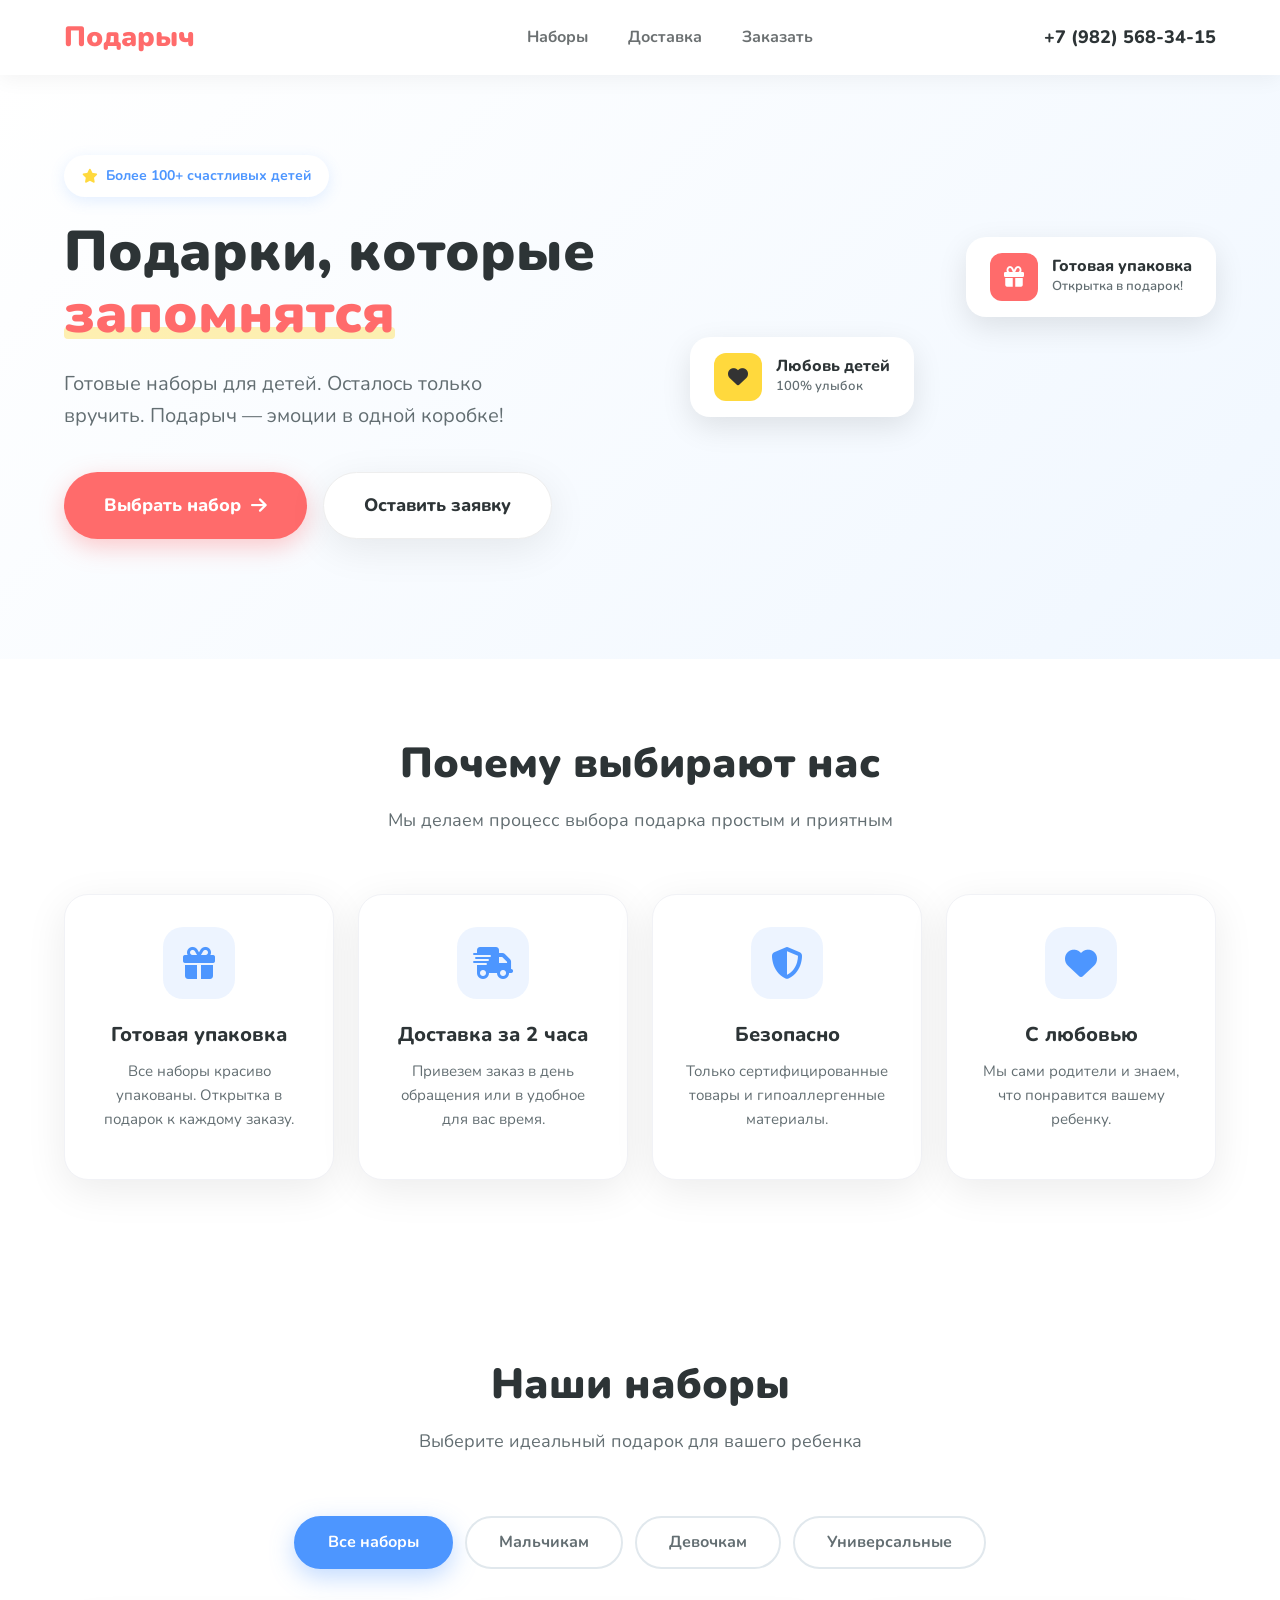
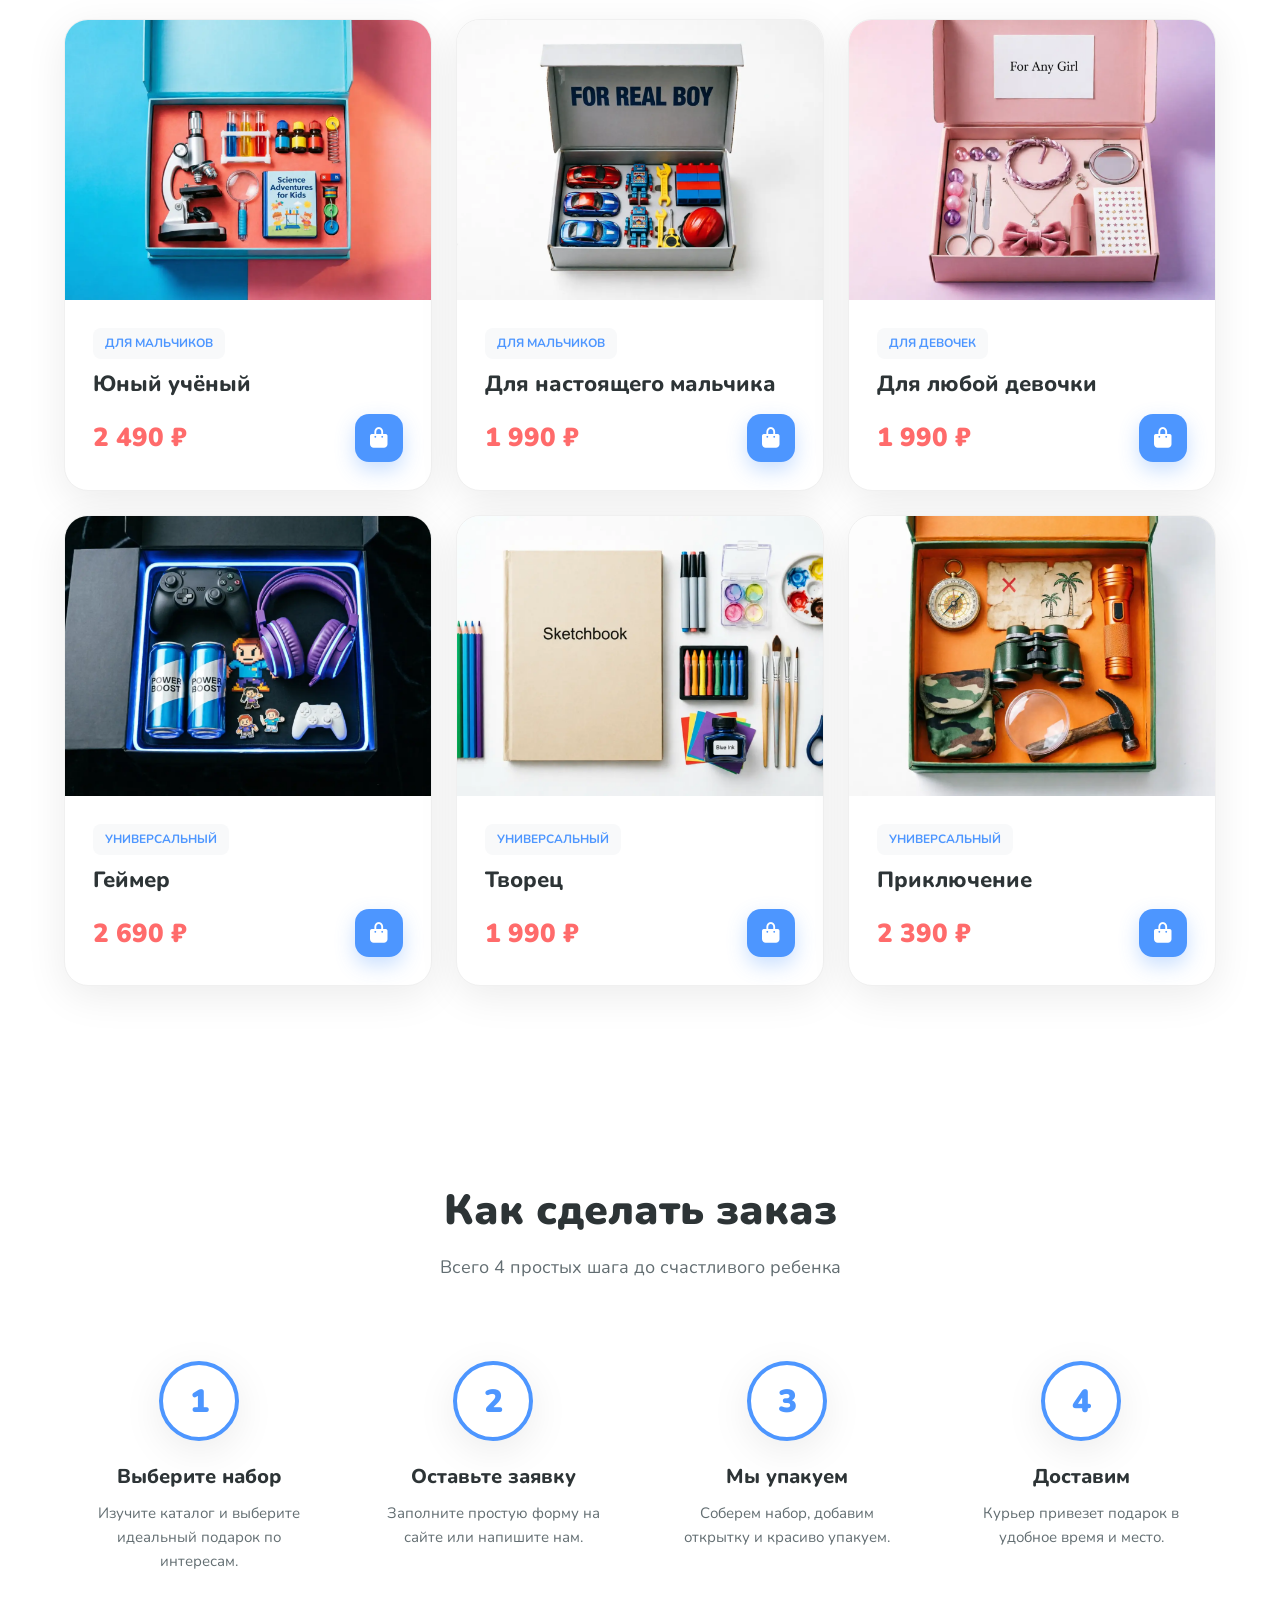
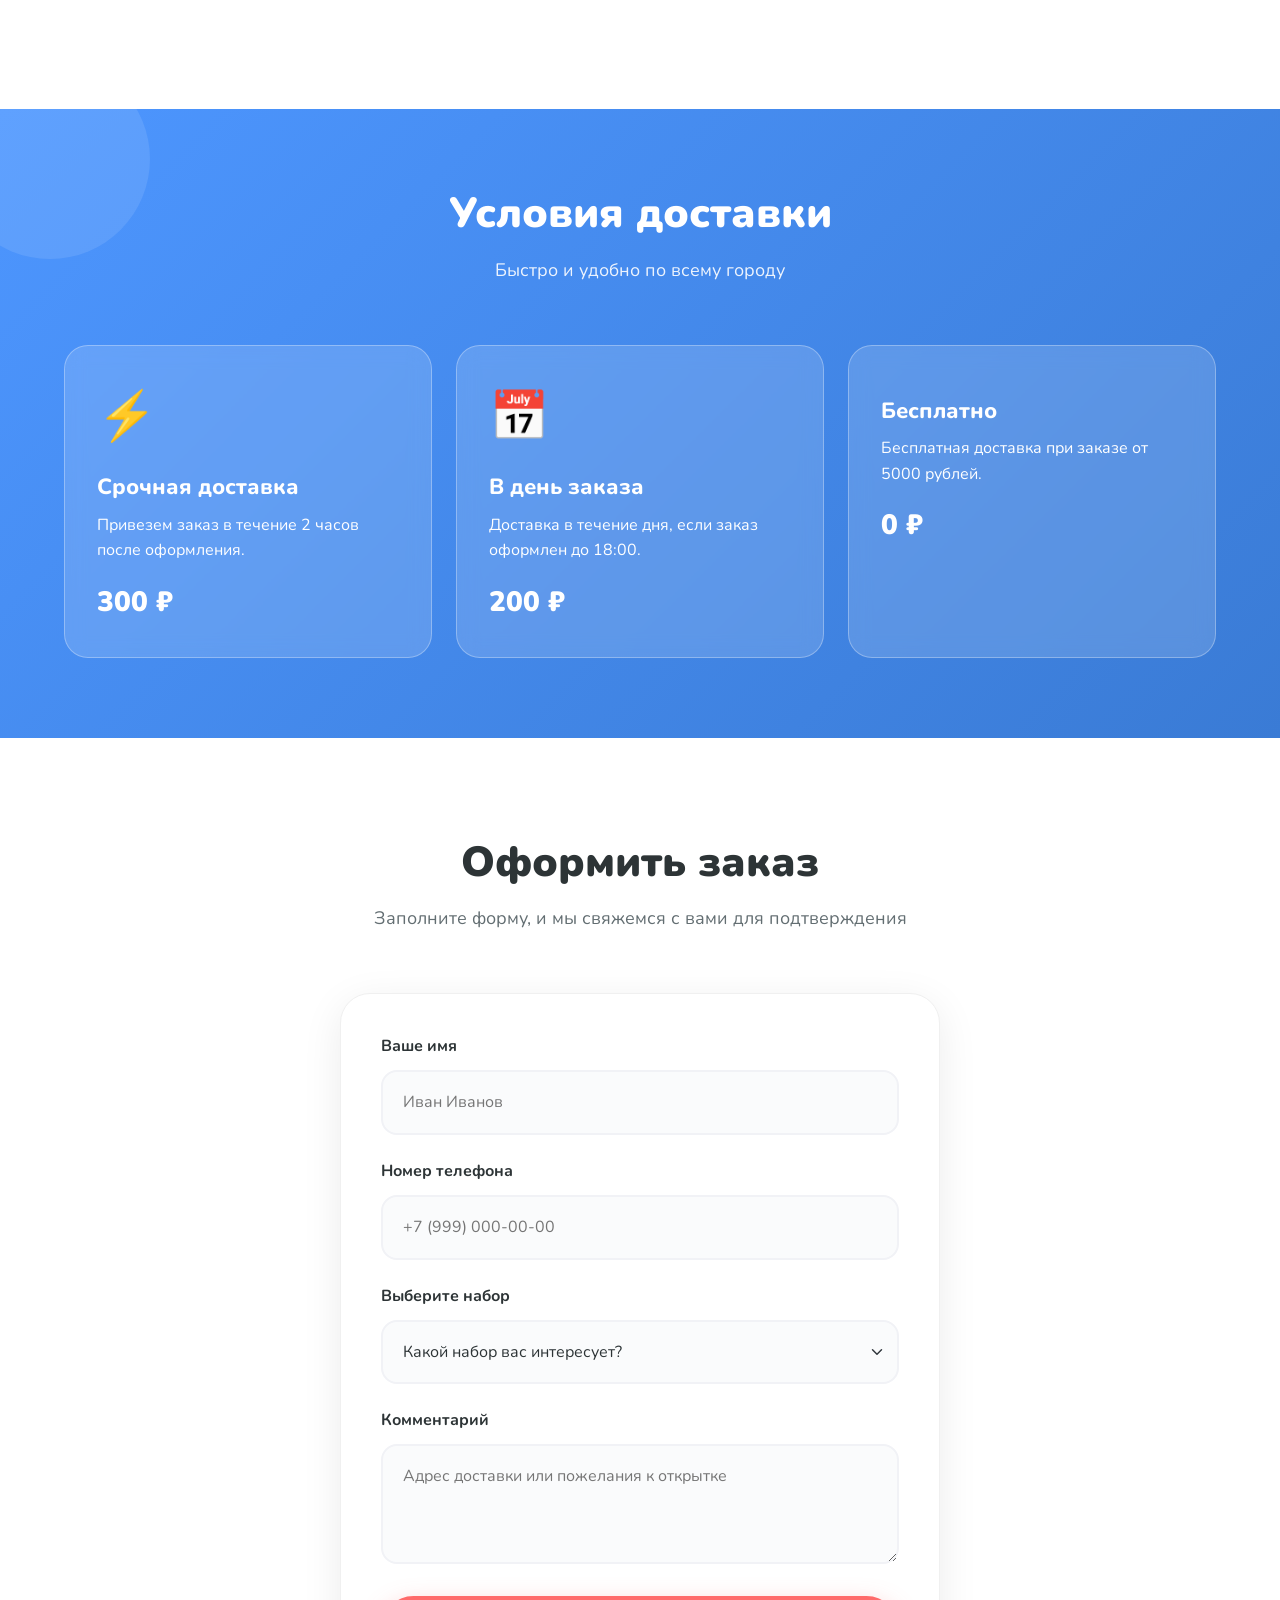
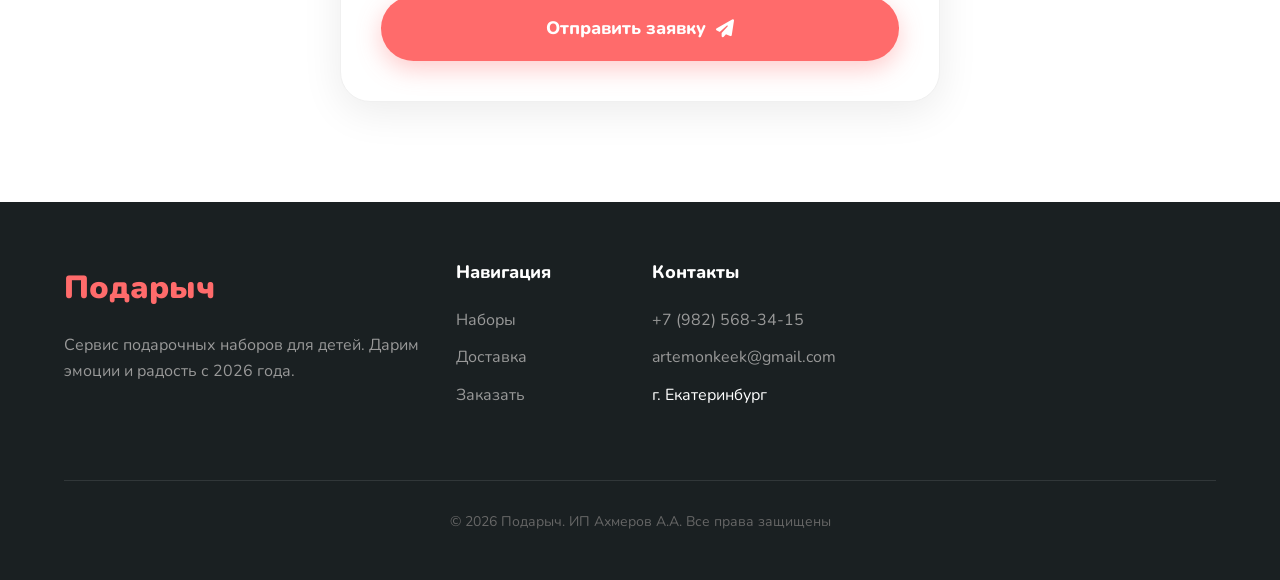
<file: index.html>
<!DOCTYPE html>
<html lang="ru">
<head>
    <meta charset="UTF-8">
    <meta name="viewport" content="width=device-width, initial-scale=1.0">
    <title>Подарыч — Готовые наборы для детей</title>
    
    <!-- Шрифты Nunito -->
    <link href="https://fonts.googleapis.com/css2?family=Nunito:wght@400;600;700;800;900&display=swap" rel="stylesheet">
    <!-- Иконки FontAwesome -->
    <link rel="stylesheet" href="https://cdnjs.cloudflare.com/ajax/libs/font-awesome/6.4.0/css/all.min.css">
    
    <!-- !!! BOOTSTRAP 5 (CDN) !!! -->
    <link href="https://cdn.jsdelivr.net/npm/bootstrap@5.3.0/dist/css/bootstrap.min.css" rel="stylesheet">
    
    <!-- Твой стиль (ПОСЛЕ Bootstrap) -->
    <link rel="stylesheet" href="style.css">
</head>
<body>

    <!-- HEADER -->
    <header class="header">
        <div class="container header__inner">
            <a href="#" class="logo">Подарыч</a>
            
            <nav class="nav" id="navMenu">
                <!-- Ссылки с якорями -->
                <a href="#catalog" class="nav__link">Наборы</a>
                <a href="#delivery" class="nav__link">Доставка</a>
                <a href="#order" class="nav__link">Заказать</a>
            </nav>

            <div class="header__contacts">
                <a href="tel:+79825683415" class="phone">+7 (982) 568-34-15</a>
                <button class="burger-btn" id="burgerBtn">
                    <i class="fas fa-bars"></i>
                </button>
            </div>
        </div>
    </header>

    <!-- HERO SECTION -->
    <section class="hero">
        <div class="container hero__inner">
            <div class="hero__content reveal">
                <div class="hero__badge">
                    <i class="fas fa-star" style="color: #FFD93D;"></i>
                    Более 100+ счастливых детей
                </div>
                
                <h1 class="hero__title">
                    Подарки, которые <span>запомнятся</span>
                </h1>
                
                <p class="hero__subtitle">
                    Готовые наборы для детей. Осталось только вручить. Подарыч — эмоции в одной коробке!
                </p>

                <div class="hero__buttons">
                    <a href="#catalog" class="btn-primary">
                        Выбрать набор <i class="fas fa-arrow-right"></i>
                    </a>
                    <a href="#order" class="btn-outline">
                        Оставить заявку
                    </a>
                </div>
            </div>
            
            <div class="hero__image-wrapper">
                <!-- Плавающие карточки (декор) -->
                

                <div class="floating-card fc-packaging">
                    <div class="floating-card__icon"><i class="fas fa-gift"></i></div>
                    <div>
                        <div class="floating-card__text">Готовая упаковка</div>
                        <div class="floating-card__subtext">Открытка в подарок!</div>
                    </div>
                </div>

                <div class="floating-card fc-rating">
                    <div class="floating-card__icon"><i class="fas fa-heart"></i></div>
                    <div>
                        <div class="floating-card__text">Любовь детей</div>
                        <div class="floating-card__subtext">100% улыбок</div>
                    </div>
                </div>
            </div>
        </div>
    </section>

    <!-- FEATURES -->
    <section class="features">
        <div class="container">
            <div class="section-header reveal">
                <h2 class="section-title">Почему выбирают нас</h2>
                <p class="section-subtitle">Мы делаем процесс выбора подарка простым и приятным</p>
            </div>
            
            <!-- Bootstrap Grid -->
            <div class="row g-4">
                <div class="col-12 col-md-6 col-lg-3 reveal">
                    <div class="feature-card h-100">
                        <div class="feature-icon"><i class="fas fa-gift"></i></div>
                        <h3 class="feature-title">Готовая упаковка</h3>
                        <p class="feature-text">Все наборы красиво упакованы. Открытка в подарок к каждому заказу.</p>
                    </div>
                </div>
                <div class="col-12 col-md-6 col-lg-3 reveal">
                    <div class="feature-card h-100">
                        <div class="feature-icon"><i class="fas fa-shipping-fast"></i></div>
                        <h3 class="feature-title">Доставка за 2 часа</h3>
                        <p class="feature-text">Привезем заказ в день обращения или в удобное для вас время.</p>
                    </div>
                </div>
                <div class="col-12 col-md-6 col-lg-3 reveal">
                    <div class="feature-card h-100">
                        <div class="feature-icon"><i class="fas fa-shield-alt"></i></div>
                        <h3 class="feature-title">Безопасно</h3>
                        <p class="feature-text">Только сертифицированные товары и гипоаллергенные материалы.</p>
                    </div>
                </div>
                <div class="col-12 col-md-6 col-lg-3 reveal">
                    <div class="feature-card h-100">
                        <div class="feature-icon"><i class="fas fa-heart"></i></div>
                        <h3 class="feature-title">С любовью</h3>
                        <p class="feature-text">Мы сами родители и знаем, что понравится вашему ребенку.</p>
                    </div>
                </div>
            </div>
        </div>
    </section>

    <!-- CATALOG (ID="catalog") -->
    <section class="catalog" id="catalog">
        <div class="container">
            <div class="section-header reveal">
                <h2 class="section-title">Наши наборы</h2>
                <p class="section-subtitle">Выберите идеальный подарок для вашего ребенка</p>
            </div>

            <div class="filters reveal">
                <button class="filter-btn active" data-filter="all">Все наборы</button>
                <button class="filter-btn" data-filter="boy">Мальчикам</button>
                <button class="filter-btn" data-filter="girl">Девочкам</button>
                <button class="filter-btn" data-filter="universal">Универсальные</button>
            </div>

            <!-- Bootstrap Grid -->
            <div class="row g-4">
                <!-- Товар 1 -->
                <div class="col-12 col-md-6 col-lg-4 reveal">
                    <div class="product-card h-100" data-category="boy">
                        <img src="Ученый (1).webp" alt="Набор Юный ученый" class="product-image w-100" loading="lazy">
                        <div class="product-content">
                            <span class="product-tag">Для мальчиков</span>
                            <h3 class="product-title">Юный учёный</h3>
                            <div class="product-footer">
                                <span class="product-price">2 490 ₽</span>
                                <a href="#order" class="btn-order"><i class="fas fa-shopping-bag"></i></a>
                            </div>
                        </div>
                    </div>
                </div>

                <!-- Товар 2 -->
                <div class="col-12 col-md-6 col-lg-4 reveal">
                    <div class="product-card h-100" data-category="boy">
                        <img src="Для мальчика (1).webp" alt="Набор Для настоящего мальчика" class="product-image w-100" loading="lazy">
                        <div class="product-content">
                            <span class="product-tag">Для мальчиков</span>
                            <h3 class="product-title">Для настоящего мальчика</h3>
                            <div class="product-footer">
                                <span class="product-price">1 990 ₽</span>
                                <a href="#order" class="btn-order"><i class="fas fa-shopping-bag"></i></a>
                            </div>
                        </div>
                    </div>
                </div>

                <!-- Товар 3 -->
                <div class="col-12 col-md-6 col-lg-4 reveal">
                    <div class="product-card h-100" data-category="girl">
                        <img src="Для девочки (1).webp" alt="Набор Для любой девочки" class="product-image w-100" loading="lazy">
                        <div class="product-content">
                            <span class="product-tag">Для девочек</span>
                            <h3 class="product-title">Для любой девочки</h3>
                            <div class="product-footer">
                                <span class="product-price">1 990 ₽</span>
                                <a href="#order" class="btn-order"><i class="fas fa-shopping-bag"></i></a>
                            </div>
                        </div>
                    </div>
                </div>
                
                <!-- Товар 4 -->
                <div class="col-12 col-md-6 col-lg-4 reveal">
                    <div class="product-card h-100" data-category="universal">
                        <img src="Геймер (1).webp" alt="Набор Геймер" class="product-image w-100" loading="lazy">
                        <div class="product-content">
                            <span class="product-tag">Универсальный</span>
                            <h3 class="product-title">Геймер</h3>
                            <div class="product-footer">
                                <span class="product-price">2 690 ₽</span>
                                <a href="#order" class="btn-order"><i class="fas fa-shopping-bag"></i></a>
                            </div>
                        </div>
                    </div>
                </div>

                <!-- Товар 5 -->
                <div class="col-12 col-md-6 col-lg-4 reveal">
                    <div class="product-card h-100" data-category="universal">
                        <img src="Художник (1).webp" alt="Набор Творец" class="product-image w-100" loading="lazy">
                        <div class="product-content">
                            <span class="product-tag">Универсальный</span>
                            <h3 class="product-title">Творец</h3>
                            <div class="product-footer">
                                <span class="product-price">1 990 ₽</span>
                                <a href="#order" class="btn-order"><i class="fas fa-shopping-bag"></i></a>
                            </div>
                        </div>
                    </div>
                </div>

                <!-- Товар 6 -->
                <div class="col-12 col-md-6 col-lg-4 reveal">
                    <div class="product-card h-100" data-category="universal">
                        <img src="Приключения (1).webp" alt="Набор Приключение" class="product-image w-100" loading="lazy">
                        <div class="product-content">
                            <span class="product-tag">Универсальный</span>
                            <h3 class="product-title">Приключение</h3>
                            <div class="product-footer">
                                <span class="product-price">2 390 ₽</span>
                                <a href="#order" class="btn-order"><i class="fas fa-shopping-bag"></i></a>
                            </div>
                        </div>
                    </div>
                </div>
            </div>
        </div>
    </section>

    <!-- HOW IT WORKS -->
    <section class="how-it-works" id="how-it-works">
        <div class="container">
            <div class="section-header reveal">
                <h2 class="section-title">Как сделать заказ</h2>
                <p class="section-subtitle">Всего 4 простых шага до счастливого ребенка</p>
            </div>

            <div class="row g-4">
                <div class="col-12 col-md-6 col-lg-3 reveal">
                    <div class="step-card h-100">
                        <div class="step-number">1</div>
                        <h3 class="step-title">Выберите набор</h3>
                        <p class="step-text">Изучите каталог и выберите идеальный подарок по интересам.</p>
                    </div>
                </div>
                <div class="col-12 col-md-6 col-lg-3 reveal">
                    <div class="step-card h-100">
                        <div class="step-number">2</div>
                        <h3 class="step-title">Оставьте заявку</h3>
                        <p class="step-text">Заполните простую форму на сайте или напишите нам.</p>
                    </div>
                </div>
                <div class="col-12 col-md-6 col-lg-3 reveal">
                    <div class="step-card h-100">
                        <div class="step-number">3</div>
                        <h3 class="step-title">Мы упакуем</h3>
                        <p class="step-text">Соберем набор, добавим открытку и красиво упакуем.</p>
                    </div>
                </div>
                <div class="col-12 col-md-6 col-lg-3 reveal">
                    <div class="step-card h-100">
                        <div class="step-number">4</div>
                        <h3 class="step-title">Доставим</h3>
                        <p class="step-text">Курьер привезет подарок в удобное время и место.</p>
                    </div>
                </div>
            </div>
        </div>
    </section>

    <!-- DELIVERY INFO (ID="delivery") -->
    <section class="delivery" id="delivery">
        <div class="container">
            <div class="section-header reveal">
                <h2 class="section-title">Условия доставки</h2>
                <p class="section-subtitle">Быстро и удобно по всему городу</p>
            </div>

            <div class="row g-4">
                <div class="col-12 col-md-4 reveal">
                    <div class="delivery-card h-100">
                        <div class="delivery-icon">⚡</div>
                        <h3 class="delivery-title">Срочная доставка</h3>
                        <p>Привезем заказ в течение 2 часов после оформления.</p>
                        <span class="delivery-price">300 ₽</span>
                    </div>
                </div>
                <div class="col-12 col-md-4 reveal">
                    <div class="delivery-card h-100">
                        <div class="delivery-icon">📅</div>
                        <h3 class="delivery-title">В день заказа</h3>
                        <p>Доставка в течение дня, если заказ оформлен до 18:00.</p>
                        <span class="delivery-price">200 ₽</span>
                    </div>
                </div>
                <div class="col-12 col-md-4 reveal">
                    <div class="delivery-card h-100">
                        <div class="delivery-icon"></div>
                        <h3 class="delivery-title">Бесплатно</h3>
                        <p>Бесплатная доставка при заказе от 5000 рублей.</p>
                        <span class="delivery-price">0 ₽</span>
                    </div>
                </div>
            </div>
        </div>
    </section>

    <!-- ORDER FORM (ID="order") -->
    <section class="order-form-section" id="order">
        <div class="container">
            <div class="section-header reveal">
                <h2 class="section-title">Оформить заказ</h2>
                <p class="section-subtitle">Заполните форму, и мы свяжемся с вами для подтверждения</p>
            </div>
            
            <form class="form-wrapper reveal" id="orderForm">
                <div class="form-group">
                    <label class="form-label">Ваше имя</label>
                    <input type="text" class="form-input" id="name" placeholder="Иван Иванов" required>
                </div>
                
                <div class="form-group">
                    <label class="form-label">Номер телефона</label>
                    <input type="tel" class="form-input" id="phone" placeholder="+7 (999) 000-00-00" required>
                </div>

                <div class="form-group">
                    <label class="form-label">Выберите набор</label>
                    <select class="form-select" id="productSelect">
                        <option value="" disabled selected>Какой набор вас интересует?</option>
                        <option>Юный учёный</option>
                        <option>Для настоящего мальчика</option>
                        <option>Для любой девочки</option>
                        <option>Геймер</option>
                        <option>Творец</option>
                        <option>Приключение</option>
                    </select>
                </div>

                <div class="form-group">
                    <label class="form-label">Комментарий</label>
                    <textarea class="form-textarea" id="comment" placeholder="Адрес доставки или пожелания к открытке"></textarea>
                </div>

                <button type="submit" class="btn-primary btn-full">
                    Отправить заявку <i class="fas fa-paper-plane"></i>
                </button>
            </form>
        </div>
    </section>

    <!-- FOOTER -->
    <footer class="footer" id="footer">
        <div class="container">
            <div class="row g-4 footer-grid">
                <div class="col-12 col-lg-4">
                    <a href="#" class="footer-logo">Подарыч</a>
                    <p class="footer-text">Сервис подарочных наборов для детей. Дарим эмоции и радость с 2026 года.</p>
                </div>
                <div class="col-6 col-lg-2">
                    <h4 class="footer-title">Навигация</h4>
                    <!-- Важно: ul без классов Bootstrap, чтобы не ломать стиль -->
                    <ul class="footer-links">
                        <li><a href="#catalog">Наборы</a></li>
                        <li><a href="#delivery">Доставка</a></li>
                        <li><a href="#order">Заказать</a></li>
                    </ul>
                </div>
                
                <div class="col-12 col-lg-4">
                    <h4 class="footer-title">Контакты</h4>
                    <ul class="footer-links">
                        <li><a href="tel:+79825683415">+7 (982) 568-34-15</a></li>
                        <li><a href="mailto:artemonkeek@gmail.com">artemonkeek@gmail.com</a></li>
                        <li>г. Екатеринбург</li>
                    </ul>
                </div>
            </div>
            <div class="footer-bottom">
                <p>© 2026 Подарыч. ИП Ахмеров А.А. Все права защищены</p>
            </div>
        </div>
    </footer>

    <!-- Скрипты -->
    <script src="script.js"></script>
    <script src="https://cdn.jsdelivr.net/npm/bootstrap@5.3.0/dist/js/bootstrap.bundle.min.js"></script>
</body>
</html>
</file>
<file: style.css>
/* =========================================
   БАЗОВЫЕ НАСТРОЙКИ И ПЕРЕМЕННЫЕ
   ========================================= */
   :root {
    --blue: #4D96FF;
    --coral: #FF6B6B;
    --yellow: #FFD93D;
    --gray-light: #F8F9FA;
    --text-dark: #2D3436;
    --text-gray: #636E72;
    --white: #FFFFFF;
    
    /* Тени */
    --shadow-header: 0 4px 20px rgba(0, 0, 0, 0.05);
    --shadow-card: 0 10px 40px rgba(0, 0, 0, 0.08);
    --shadow-btn: 0 8px 25px rgba(255, 107, 107, 0.35);
    --shadow-hover: 0 15px 35px rgba(0, 0, 0, 0.15);
    --shadow-floating: 0 10px 30px rgba(0,0,0,0.1);
}

* {
    margin: 0;
    padding: 0;
    box-sizing: border-box;
}

html {
    scroll-behavior: smooth;
    /* Отступ сверху при переходе по якорям, чтобы шапка не перекрывала контент */
    scroll-padding-top: 80px; 
}

body {
    font-family: 'Nunito', sans-serif;
    color: var(--text-dark);
    background-color: #FFFFFF;
    line-height: 1.6;
    overflow-x: hidden;
}

a { text-decoration: none; color: inherit; transition: 0.3s; }
ul { list-style: none; padding: 0; margin: 0; }
img { max-width: 100%; display: block; }

/* Переопределение контейнера Bootstrap под наши нужды */
.container {
    max-width: 1200px;
    margin: 0 auto;
    padding: 0 24px;
}

/* =========================================
   АНИМАЦИИ (SCROLL REVEAL)
   ========================================= */
.reveal {
    opacity: 0;
    transform: translateY(30px);
    transition: all 0.8s ease-out;
}

.reveal.active {
    opacity: 1;
    transform: translateY(0);
}

/* =========================================
   HEADER
   ========================================= */
.header {
    background: rgba(255, 255, 255, 0.95);
    backdrop-filter: blur(10px);
    padding: 15px 0;
    position: sticky;
    top: 0;
    z-index: 100;
    box-shadow: var(--shadow-header);
    transition: padding 0.3s;
}

.header__inner {
    display: flex;
    justify-content: space-between;
    align-items: center;
}

.logo {
    display: flex;
    align-items: center;
    gap: 12px;
    font-weight: 900;
    font-size: 28px;
    color: var(--coral);
    z-index: 102;
}

.nav {
    display: flex;
    gap: 40px;
    margin-left: 100px;
}

.nav__link {
    font-weight: 700;
    font-size: 16px;
    color: var(--text-dark);
    opacity: 0.7;
    position: relative;
}

.nav__link:hover { opacity: 1; color: var(--blue); }

.nav__link::after {
    content: '';
    position: absolute;
    bottom: -5px;
    left: 0;
    width: 0;
    height: 2px;
    background: var(--blue);
    transition: width 0.3s;
}
.nav__link:hover::after, .nav__link.active::after { width: 100%; }

.header__contacts {
    display: flex;
    align-items: center;
    gap: 24px;
}

.phone {
    font-weight: 800;
    font-size: 18px;
    color: var(--text-dark);
}
.phone:hover { color: var(--blue); }

.burger-btn {
    display: none;
    background: none;
    border: none;
    font-size: 24px;
    color: var(--text-dark);
    cursor: pointer;
    z-index: 102;
    padding: 5px;
    transition: transform 0.3s;
}
.burger-btn:hover { transform: scale(1.1); color: var(--coral); }

/* =========================================
   HERO SECTION
   ========================================= */
.hero {
    padding: 80px 0 120px;
    background: linear-gradient(135deg, #fff 0%, #f0f7ff 100%);
    position: relative;
    overflow: hidden;
}

.hero__inner {
    display: grid;
    grid-template-columns: 1.2fr 1fr;
    gap: 60px;
    align-items: center;
}

.hero__badge {
    display: inline-flex;
    align-items: center;
    gap: 8px;
    background: var(--white);
    padding: 10px 18px;
    border-radius: 50px;
    font-size: 14px;
    font-weight: 700;
    color: var(--blue);
    margin-bottom: 24px;
    box-shadow: 0 4px 15px rgba(77, 150, 255, 0.15);
    animation: float 3s ease-in-out infinite;
}

@keyframes float {
    0%, 100% { transform: translateY(0); }
    50% { transform: translateY(-5px); }
}

.hero__title {
    font-size: 56px;
    line-height: 1.1;
    font-weight: 900;
    margin-bottom: 24px;
    color: var(--text-dark);
}

.hero__title span {
    color: var(--coral);
    position: relative;
    display: inline-block;
}

.hero__title span::after {
    content: '';
    position: absolute;
    bottom: 5px;
    left: 0;
    width: 100%;
    height: 12px;
    background: rgba(255, 217, 61, 0.4);
    z-index: -1;
    border-radius: 4px;
}

.hero__subtitle {
    font-size: 20px;
    color: var(--text-gray);
    margin-bottom: 40px;
    max-width: 500px;
}

.hero__buttons {
    display: flex;
    gap: 16px;
}

.btn-primary {
    background: var(--coral);
    color: white;
    padding: 18px 40px;
    border-radius: 50px;
    font-weight: 800;
    font-size: 18px;
    box-shadow: var(--shadow-btn);
    display: inline-flex;
    align-items: center;
    justify-content: center;
    gap: 10px;
    border: none;
    cursor: pointer;
    transition: all 0.3s ease;
}

.btn-primary:hover {
    transform: translateY(-3px);
    box-shadow: 0 12px 30px rgba(255, 107, 107, 0.4);
}

.btn-primary:active { transform: scale(0.95); }

.btn-outline {
    background: var(--white);
    color: var(--text-dark);
    padding: 18px 40px;
    border-radius: 50px;
    font-weight: 800;
    font-size: 18px;
    box-shadow: var(--shadow-card);
    border: 1px solid #eee;
    display: inline-flex;
    align-items: center;
    justify-content: center;
    gap: 10px;
    transition: all 0.3s ease;
}

.btn-outline:hover {
    transform: translateY(-3px);
    box-shadow: var(--shadow-hover);
    border-color: var(--blue);
    color: var(--blue);
}

.btn-outline:active { transform: scale(0.95); }

.hero__image-wrapper {
    position: relative;
    padding: 20px;
    animation: fadeInRight 1s ease-out;
    min-height: 300px; 
    display: flex;
    align-items: center;
    justify-content: center;
}

@keyframes fadeInRight {
    from { opacity: 0; transform: translateX(50px); }
    to { opacity: 1; transform: translateX(0); }
}

.floating-card {
    position: absolute;
    background: var(--white);
    padding: 16px 24px;
    border-radius: 20px;
    box-shadow: var(--shadow-floating);
    display: flex;
    align-items: center;
    gap: 14px;
    z-index: 2;
    animation: floatCard 4s ease-in-out infinite;
}

@keyframes floatCard {
    0%, 100% { transform: translateY(0); }
    50% { transform: translateY(-10px); }
}

.floating-card__icon {
    width: 48px;
    height: 48px;
    border-radius: 12px;
    display: flex;
    align-items: center;
    justify-content: center;
    color: white;
    font-size: 20px;
    flex-shrink: 0;
}

.floating-card__text {
    font-weight: 800;
    font-size: 16px;
    line-height: 1.2;
    color: var(--text-dark);
}

.floating-card__subtext {
    font-size: 13px;
    color: var(--text-gray);
    font-weight: 600;
}

.fc-delivery { bottom: 60px; left: -20px; animation-delay: 0.5s; }
.fc-delivery .floating-card__icon { background: var(--blue); }

.fc-packaging { top: 40px; right: 0px; animation-delay: 1s; }
.fc-packaging .floating-card__icon { background: var(--coral); }

.fc-rating { top: 140px; left: -30px; animation-delay: 1.5s; }
.fc-rating .floating-card__icon { background: var(--yellow); color: #333; }

/* =========================================
   FEATURES
   ========================================= */
.features { padding: 80px 0; background: #FFFFFF; }

.feature-card {
    background: var(--white);
    padding: 32px;
    border-radius: 24px;
    box-shadow: var(--shadow-card);
    text-align: center;
    border: 1px solid #F1F2F6;
    transition: all 0.3s ease;
    height: 100%;
    display: flex;
    flex-direction: column;
    align-items: center;
}

.feature-card:hover {
    transform: translateY(-10px);
    box-shadow: var(--shadow-hover);
    border-color: transparent;
}

.feature-icon {
    width: 72px;
    height: 72px;
    background: rgba(77, 150, 255, 0.1);
    color: var(--blue);
    border-radius: 20px;
    margin: 0 auto 24px;
    display: flex;
    align-items: center;
    justify-content: center;
    font-size: 32px;
    transition: transform 0.3s;
}

.feature-card:hover .feature-icon { transform: scale(1.1) rotate(5deg); }

.feature-card:nth-child(even) .feature-icon {
    background: rgba(255, 107, 107, 0.1);
    color: var(--coral);
}

.feature-title { font-size: 20px; font-weight: 800; margin-bottom: 12px; }
.feature-text { font-size: 15px; color: var(--text-gray); }

/* =========================================
   CATALOG
   ========================================= */
.catalog { padding: 100px 0; background: #FFFFFF; }

.section-header { text-align: center; margin-bottom: 60px; }
.section-title { font-size: 42px; font-weight: 900; margin-bottom: 16px; }
.section-subtitle { font-size: 18px; color: var(--text-gray); }

.filters {
    display: flex;
    justify-content: center;
    gap: 12px;
    margin-bottom: 50px;
    flex-wrap: wrap;
}

.filter-btn {
    padding: 12px 32px;
    border-radius: 50px;
    font-weight: 700;
    font-size: 16px;
    border: 2px solid #E1E8ED;
    background: var(--white);
    color: var(--text-gray);
    cursor: pointer;
    transition: all 0.3s;
}

.filter-btn:hover { border-color: var(--blue); color: var(--blue); }

.filter-btn.active {
    background: var(--blue);
    border-color: var(--blue);
    color: var(--white);
    box-shadow: 0 8px 25px rgba(77, 150, 255, 0.35);
}

.product-card {
    background: var(--white);
    border-radius: 24px;
    overflow: hidden;
    box-shadow: var(--shadow-card);
    border: 1px solid #f0f0f0;
    transition: all 0.3s ease;
    height: 100%;
    display: flex;
    flex-direction: column;
}

.product-card:hover { 
    transform: translateY(-10px); 
    box-shadow: var(--shadow-hover);
}

.product-image {
    width: 100%;
    height: 280px;
    object-fit: cover;
    background-color: #f4f4f4;
    transition: transform 0.5s;
}

.product-card:hover .product-image { transform: scale(1.05); }

.product-content { padding: 28px; flex-grow: 1; display: flex; flex-direction: column; }

.product-tag {
    display: inline-block;
    padding: 6px 12px;
    background: var(--gray-light);
    border-radius: 8px;
    font-size: 12px;
    font-weight: 700;
    color: var(--blue);
    margin-bottom: 12px;
    text-transform: uppercase;
    align-self: flex-start;
}

.product-title {
    font-size: 22px;
    font-weight: 800;
    margin-bottom: 16px;
    line-height: 1.2;
}

.product-footer {
    display: flex;
    justify-content: space-between;
    align-items: center;
    margin-top: auto;
}

.product-price {
    font-size: 26px;
    font-weight: 900;
    color: var(--coral);
}

.btn-order {
    width: 48px;
    height: 48px;
    background: var(--blue);
    color: white;
    border-radius: 14px;
    display: flex;
    align-items: center;
    justify-content: center;
    font-size: 20px;
    box-shadow: 0 8px 20px rgba(77, 150, 255, 0.3);
    cursor: pointer;
    transition: all 0.2s;
}

.btn-order:hover { background: var(--coral); box-shadow: 0 8px 20px rgba(255, 107, 107, 0.4); }
.btn-order:active { transform: scale(0.9); }

/* =========================================
   HOW IT WORKS
   ========================================= */
.how-it-works { padding: 100px 0; background: #FFFFFF; }

.step-card {
    text-align: center;
    position: relative;
    padding: 20px;
    border-radius: 20px;
    transition: background 0.3s;
    height: 100%;
}

.step-card:hover { background: var(--gray-light); }

.step-number {
    width: 80px;
    height: 80px;
    background: var(--white);
    border: 4px solid var(--blue);
    color: var(--blue);
    font-size: 32px;
    font-weight: 900;
    border-radius: 50%;
    display: flex;
    align-items: center;
    justify-content: center;
    margin: 0 auto 24px;
    box-shadow: var(--shadow-card);
    transition: all 0.3s;
}

.step-card:hover .step-number {
    background: var(--blue);
    color: var(--white);
    transform: scale(1.1);
}

.step-title { font-size: 20px; font-weight: 800; margin-bottom: 12px; }
.step-text { font-size: 15px; color: var(--text-gray); }

/* =========================================
   DELIVERY INFO
   ========================================= */
.delivery {
    padding: 80px 0;
    background: linear-gradient(135deg, var(--blue) 0%, #3a7bd5 100%);
    color: white;
    position: relative;
}

.delivery::before {
    content: '';
    position: absolute;
    top: -50px;
    left: -50px;
    width: 200px;
    height: 200px;
    background: rgba(255,255,255,0.1);
    border-radius: 50%;
}

.delivery .section-title, .delivery .section-subtitle { color: white; }
.delivery .section-subtitle { opacity: 0.9; }

.delivery-card {
    background: rgba(255, 255, 255, 0.15);
    backdrop-filter: blur(10px);
    padding: 32px;
    border-radius: 24px;
    border: 1px solid rgba(255, 255, 255, 0.3);
    transition: transform 0.3s;
    height: 100%;
}

.delivery-card:hover { transform: translateY(-5px); background: rgba(255, 255, 255, 0.25); }

.delivery-icon { font-size: 48px; margin-bottom: 20px; }
.delivery-title { font-size: 22px; font-weight: 800; margin-bottom: 12px; }
.delivery-price { font-size: 28px; font-weight: 900; margin-top: 16px; display: block; }

/* =========================================
   ORDER FORM SECTION
   ========================================= */
.order-form-section { padding: 100px 0; background: #FFFFFF; }

.form-wrapper {
    max-width: 600px;
    margin: 0 auto;
    padding: 40px;
    background: var(--white);
    border-radius: 30px;
    box-shadow: var(--shadow-card);
    border: 1px solid #f0f0f0;
}

.form-group { margin-bottom: 24px; }

.form-label {
    display: block;
    font-weight: 700;
    margin-bottom: 10px;
    color: var(--text-dark);
    font-size: 16px;
}

.form-input, .form-select, .form-textarea {
    width: 100%;
    padding: 18px 20px;
    border: 2px solid #F1F2F6;
    border-radius: 16px;
    font-size: 16px;
    font-family: 'Nunito', sans-serif;
    outline: none;
    background-color: #FAFBFC;
    color: var(--text-dark);
    transition: all 0.3s;
}

.form-input:focus, .form-select:focus, .form-textarea:focus {
    border-color: var(--blue);
    background-color: #FFF;
    box-shadow: 0 0 0 4px rgba(77, 150, 255, 0.1);
}

.form-textarea { resize: vertical; min-height: 120px; }

.btn-full { width: 100%; justify-content: center; cursor: pointer; }

/* =========================================
   FOOTER (ИСПРАВЛЕННО)
   ========================================= */
.footer { background: #1A2022; color: white; padding: 60px 0 30px; }

.footer-grid {
    margin-bottom: 60px;
}

.footer-logo {
    font-size: 32px;
    font-weight: 900;
    color: var(--coral);
    margin-bottom: 20px;
    display: block;
}

.footer-text { color: #999; line-height: 1.6; margin-bottom: 24px; }

.footer-title { font-size: 18px; font-weight: 800; margin-bottom: 24px; color: white; }

/* Исправление списков в футере */
.footer-links {
    padding-left: 0;
    margin-bottom: 0;
}

.footer-links li {
    list-style: none;
    margin-bottom: 12px;
}

.footer-links a {
    color: #999;
    font-size: 16px;
    text-decoration: none;
}

.footer-links a:hover { color: var(--blue); }

.footer-bottom {
    border-top: 1px solid rgba(255, 255, 255, 0.1);
    padding-top: 30px;
    text-align: center;
    color: #666;
    font-size: 14px;
}

/* =========================================
   MOBILE ADAPTIVE
   ========================================= */
@media (max-width: 1024px) {
    .hero__inner { grid-template-columns: 1fr; text-align: center; gap: 40px; }
    .hero__content { order: 2; }
    .hero__image-wrapper { order: 1; max-width: 500px; margin: 0 auto; }
    .hero__buttons { justify-content: center; }
    .hero__badge { margin: 0 auto 24px; }
}

@media (max-width: 768px) {
    .burger-btn { display: block; }
    .phone { display: none; }
    
    .nav {
        position: fixed;
        top: 0;
        left: -100%;
        width: 80%;
        height: 100vh;
        background: var(--white);
        flex-direction: column;
        justify-content: center;
        align-items: center;
        gap: 30px;
        box-shadow: 2px 0 10px rgba(0,0,0,0.1);
        transition: 0.3s ease;
        z-index: 101;
        margin-left: 0;
    }
    
    .nav.active { left: 0; }
    .nav__link { font-size: 20px; }

    .hero { padding: 40px 0 60px; }
    .hero__title { font-size: 32px; line-height: 1.2; }
    .hero__subtitle { font-size: 16px; margin-bottom: 24px; }
    .hero__buttons { flex-direction: column; width: 100%; }
    .btn-primary, .btn-outline { width: 100%; }
    
    .floating-card { display: none; }
    .hero__image-wrapper { padding: 0; }

    .section-title { font-size: 28px; }
    .section-header { margin-bottom: 30px; }
    
    .features, .catalog, .how-it-works, .order-form-section { padding: 50px 0; }
    .delivery { padding: 50px 0; }
    
    .filters { gap: 8px; }
    .filter-btn { font-size: 14px; padding: 10px 16px; width: 48%; }
    
    .form-wrapper { padding: 20px; }
    
    .footer { padding: 40px 0 20px; text-align: center; }
    .footer-grid { gap: 30px; }
    .footer-logo { margin: 0 auto 20px; }
}
</file>
